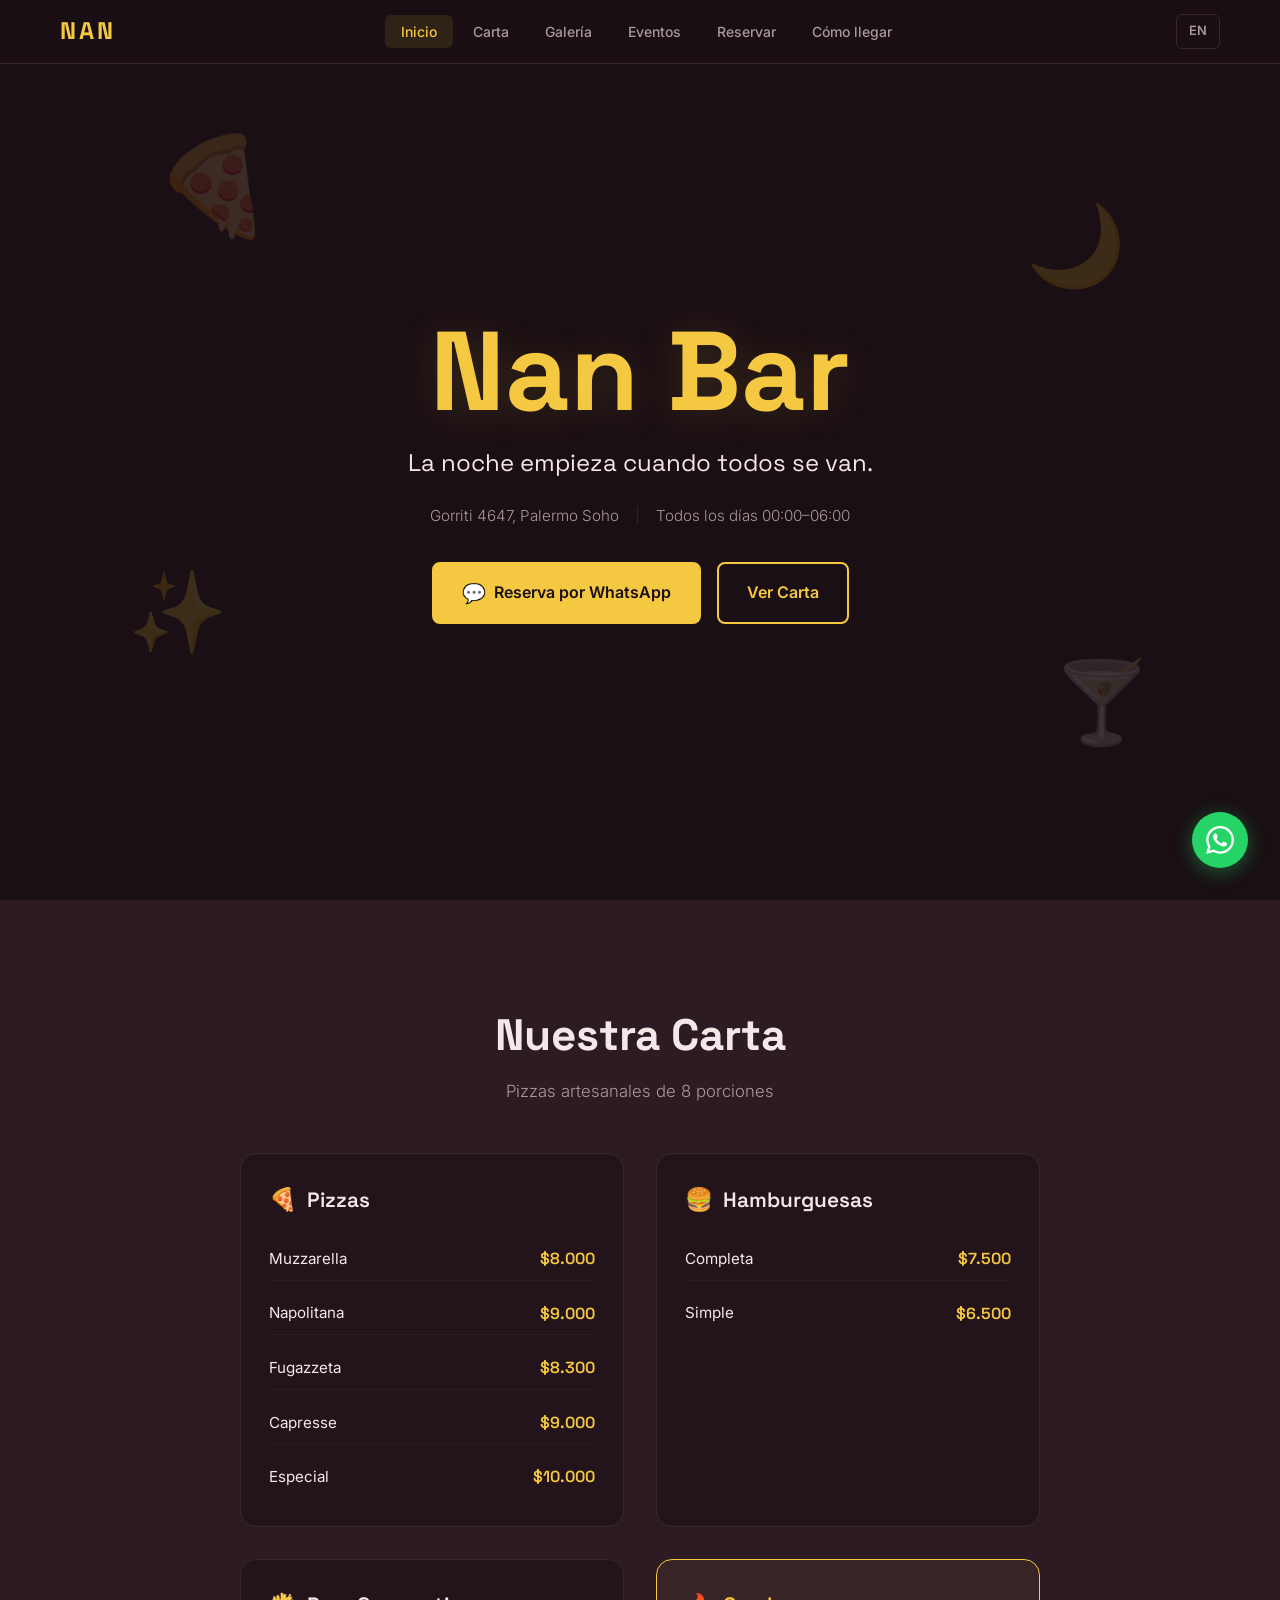
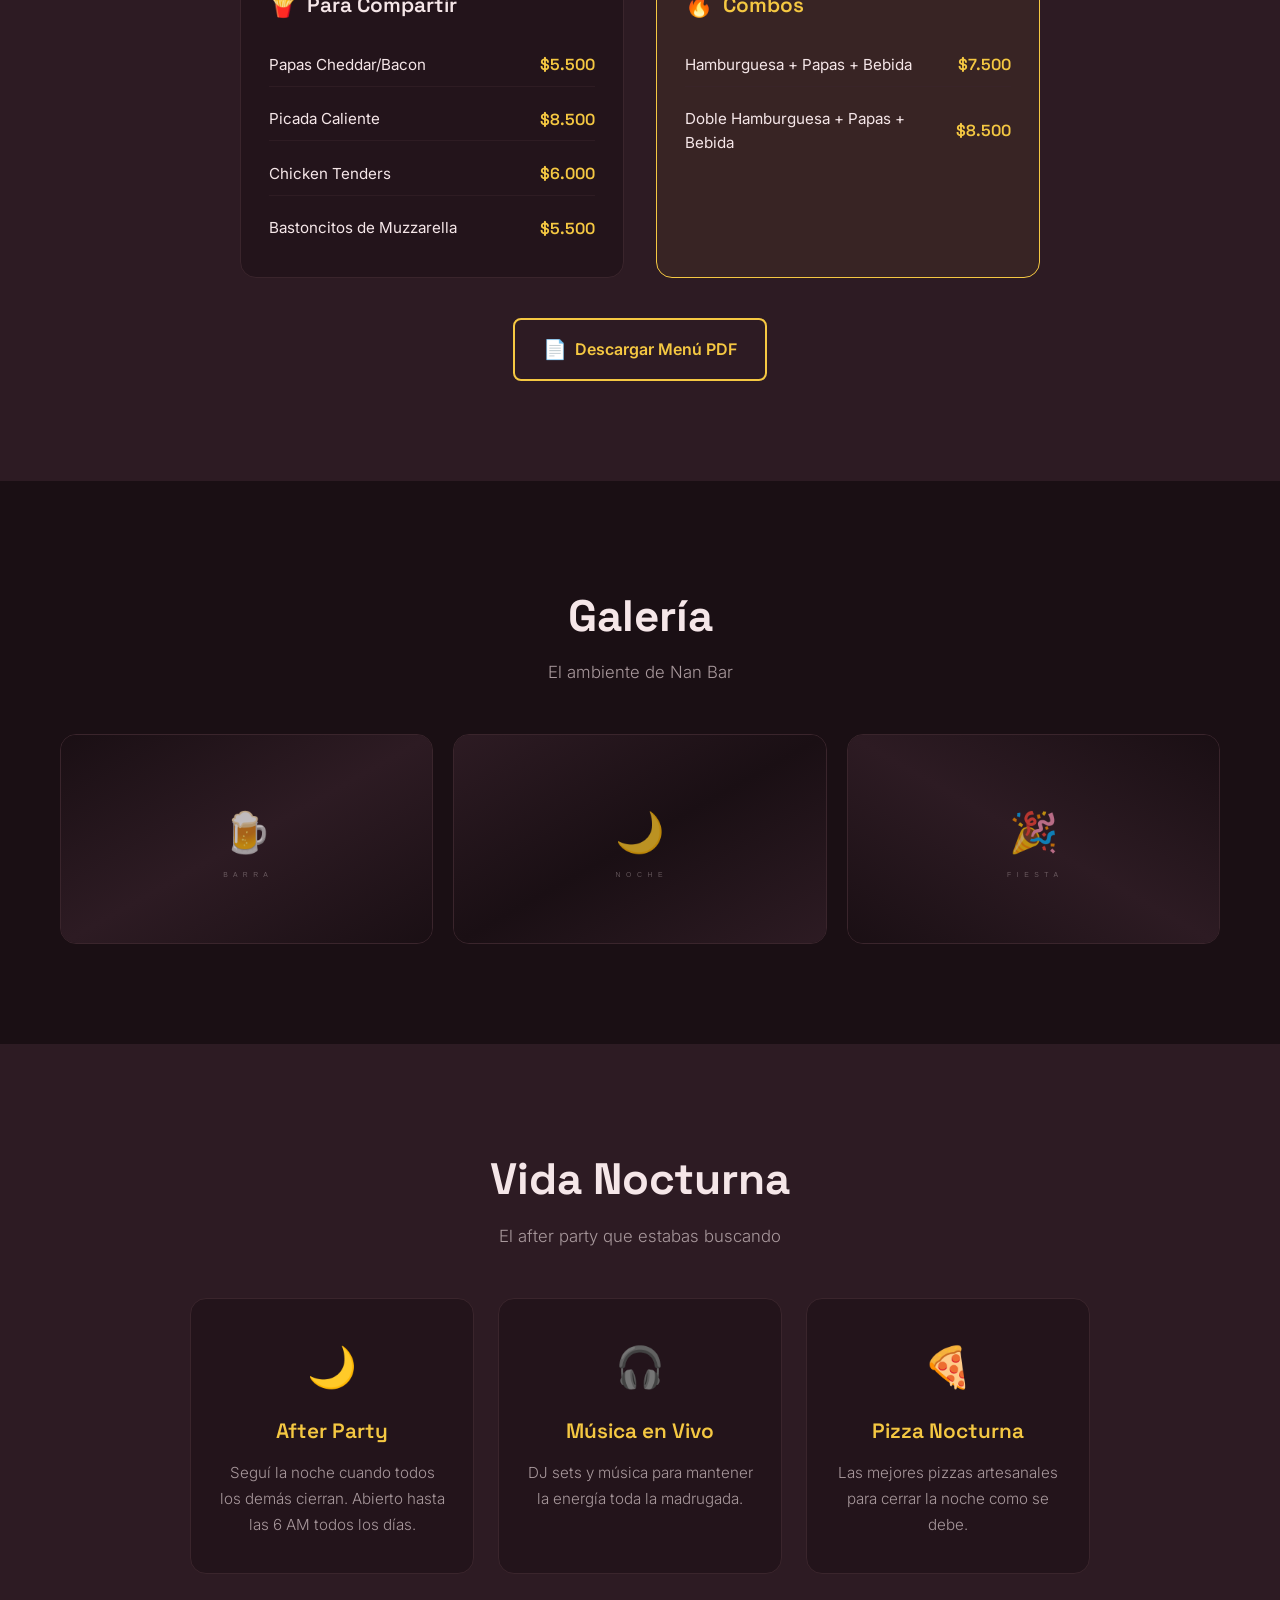
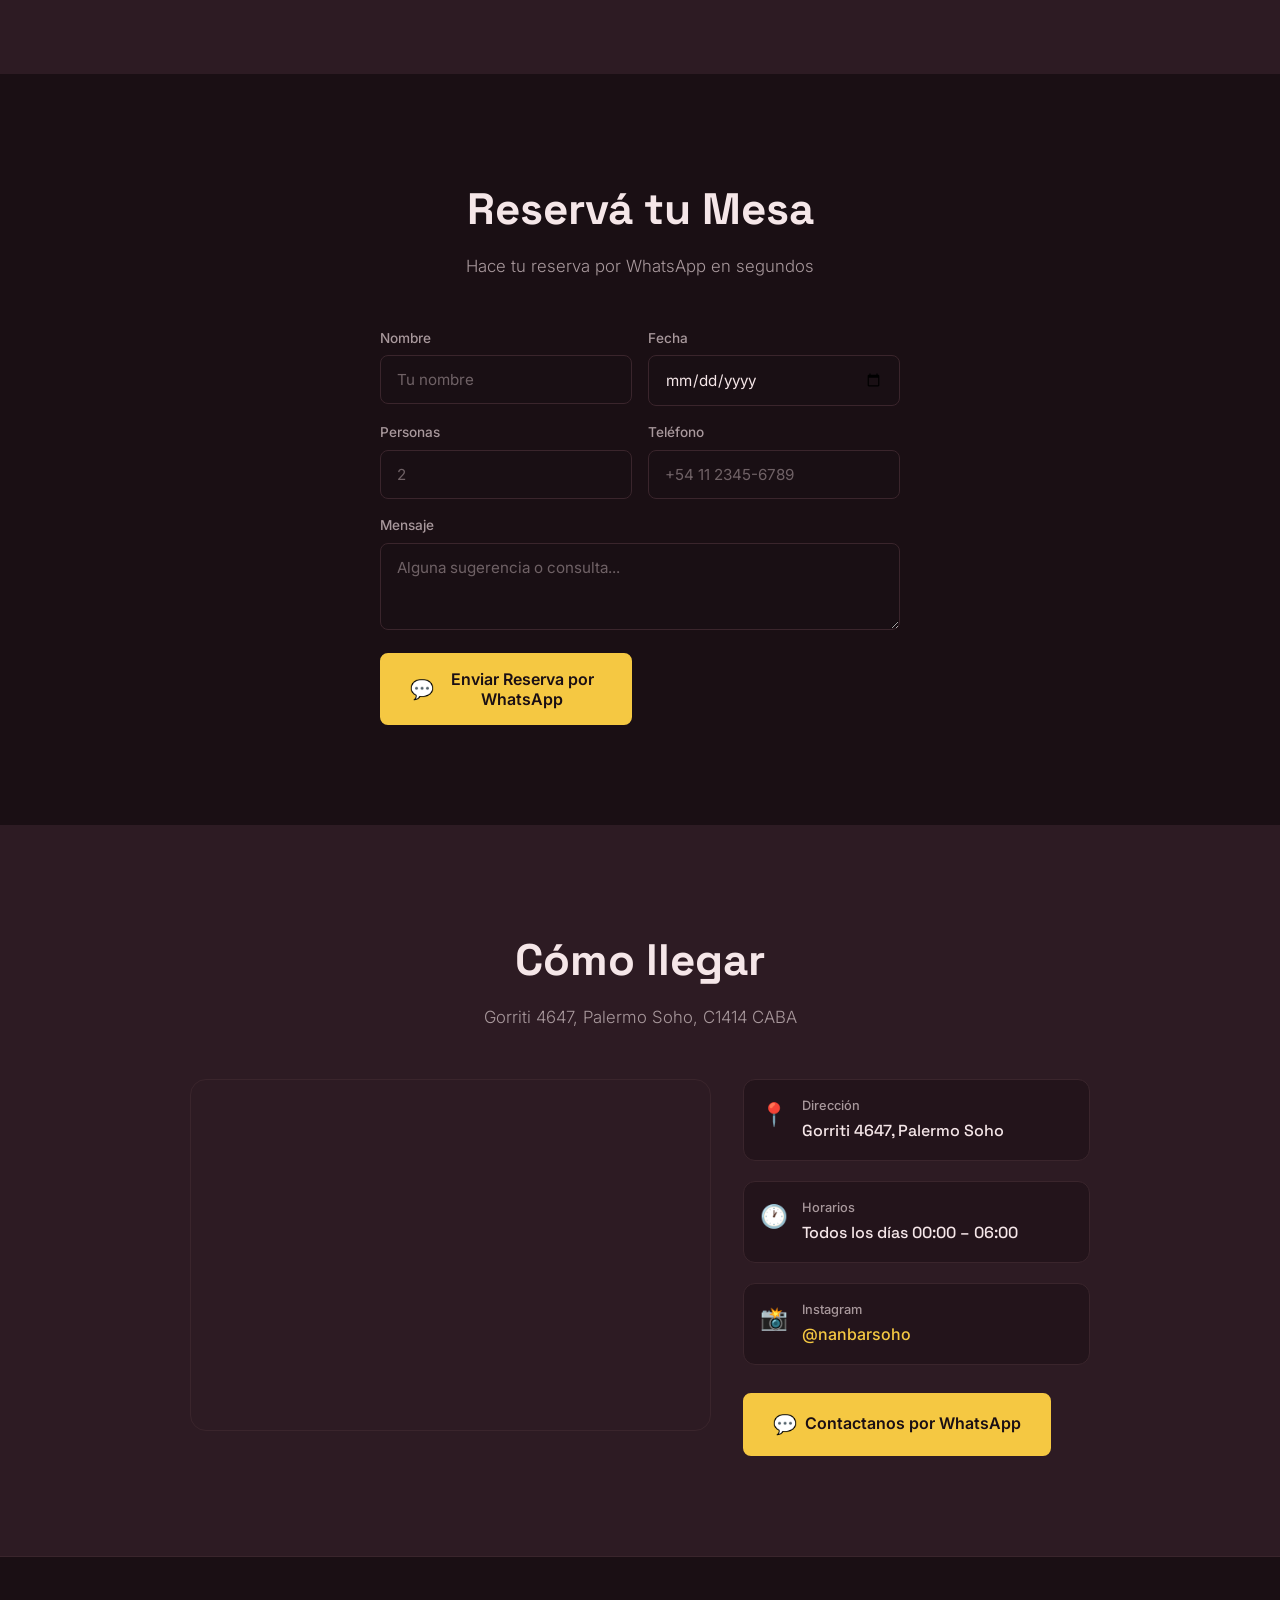
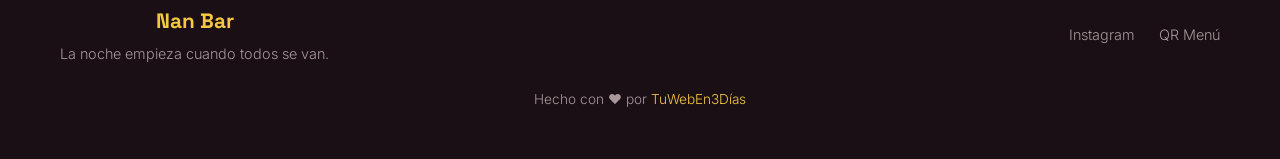
<file: index.html>
<!DOCTYPE html>
<html lang="es">
<head>
<meta charset="UTF-8">
<meta name="viewport" content="width=device-width, initial-scale=1.0">
<title>Nan Bar | Bar Nocturno & Pizza | Palermo Soho</title>
<meta name="description" content="Nan Bar en Palermo Soho. Abierto todos los días de 00:00 a 06:00. Pizzas artesanales, hamburguesas, música y la mejor noche de Buenos Aires.">
<meta name="robots" content="index, follow">
<link rel="canonical" href="https://tuweben3dias.github.io/demo-nan-bar/">
<meta property="og:title" content="Nan Bar | La noche empieza cuando todos se van">
<meta property="og:description" content="Bar nocturno & pizza en Palermo Soho. Abierto todos los días de 00:00 a 06:00.">
<meta property="og:url" content="https://tuweben3dias.github.io/demo-nan-bar/">
<meta property="og:type" content="website">
<meta property="og:image" content="https://tuweben3dias.github.io/demo-nan-bar/imgs/placeholder-hero.svg">
<meta property="og:locale" content="es_AR">
<link rel="alternate" hreflang="es" href="https://tuweben3dias.github.io/demo-nan-bar/">
<link rel="alternate" hreflang="en" href="https://tuweben3dias.github.io/demo-nan-bar/en/">
<link rel="icon" href="data:image/svg+xml,<svg xmlns=%22http://www.w3.org/2000/svg%22 viewBox=%220 0 100 100%22><text y=%22.9em%22 font-size=%2290%22>🍕</text></svg>">
<link rel="preconnect" href="https://fonts.googleapis.com">
<link rel="preconnect" href="https://fonts.gstatic.com" crossorigin>
<link href="https://fonts.googleapis.com/css2?family=Space+Grotesk:wght@400;600;700&family=Inter:wght@300;400;500;600&display=swap" rel="stylesheet">
<link rel="stylesheet" href="css/styles.css">
<script async src="https://www.googletagmanager.com/gtag/js?id=G-WNGLL9WG7B"></script>
<script>
window.dataLayer = window.dataLayer || [];
function gtag(){dataLayer.push(arguments);}
gtag('js', new Date());
gtag('config', 'G-WNGLL9WG7B');
</script>
<script type="application/ld+json">
{
"@context": "https://schema.org",
"@type": "BarOrPub",
"name": "Nan Bar",
"description": "Bar nocturno y pizzería en Palermo Soho. Abierto todos los días de medianoche a 6 AM.",
"url": "https://tuweben3dias.github.io/demo-nan-bar/",
"telephone": "+5493447403833",
"address": {
"@type": "PostalAddress",
"streetAddress": "Gorriti 4647",
"addressLocality": "Palermo Soho",
"addressRegion": "CABA",
"addressCountry": "AR",
"postalCode": "C1414"
},
"openingHoursSpecification": {
"@type": "OpeningHoursSpecification",
"dayOfWeek": ["Monday","Tuesday","Wednesday","Thursday","Friday","Saturday","Sunday"],
"opens": "00:00",
"closes": "06:00"
},
"priceRange": "$$",
"servesCuisine": ["Pizza", "Hamburguesas", "Bar"]
}
</script>
</head>
<body>

<nav class="navbar" id="navbar">
<div class="navbar__brand">
<a href="#hero" class="navbar__logo">NAN</a>
</div>
<ul class="navbar__links" id="navLinks">
<li><a href="#hero" class="navbar__link active" data-i18n="inicio">Inicio</a></li>
<li><a href="#carta" class="navbar__link" data-i18n="carta">Carta</a></li>
<li><a href="#galeria" class="navbar__link" data-i18n="galeria">Galería</a></li>
<li><a href="#eventos" class="navbar__link" data-i18n="eventos">Eventos</a></li>
<li><a href="#reservas" class="navbar__link" data-i18n="reservar">Reservar</a></li>
<li><a href="#como-llegar" class="navbar__link" data-i18n="comollegar">Cómo llegar</a></li>
</ul>
<div class="navbar__actions">
<a href="en/" class="navbar__lang" data-i18n="lang-switch">EN</a>
<button class="navbar__toggle" id="navToggle" aria-label="Menú">
<span></span><span></span><span></span>
</button>
</div>
</nav>

<main>
<section class="hero" id="hero">
<div class="hero__decor" aria-hidden="true">
<span class="hero__emoji hero__emoji--pizza">🍕</span>
<span class="hero__emoji hero__emoji--cocktail">🍸</span>
<span class="hero__emoji hero__emoji--moon">🌙</span>
<span class="hero__emoji hero__emoji--star">✨</span>
</div>
<div class="hero__content">
<h1 class="hero__title">Nan Bar</h1>
<p class="hero__tagline" data-i18n="tagline">La noche empieza cuando todos se van.</p>
<p class="hero__info">Gorriti 4647, Palermo Soho <span class="hero__sep">|</span> Todos los días 00:00–06:00</p>
<div class="hero__actions">
<a href="https://wa.me/5493447403833" target="_blank" rel="noopener" class="btn btn--primary">
<span class="btn__icon">💬</span> <span data-i18n="cta-wa">Reserva por WhatsApp</span>
</a>
<a href="#carta" class="btn btn--outline" data-i18n="cta-menu">Ver Carta</a>
</div>
</div>
</section>

<section class="section section--carta" id="carta">
<div class="container">
<h2 class="section__title" data-i18n="menu-title">Nuestra Carta</h2>
<p class="section__subtitle" data-i18n="menu-sub">Pizzas artesanales de 8 porciones</p>

<div class="menu">
<div class="menu__category">
<h3 class="menu__cat-title">
<span class="menu__emoji">🍕</span>
<span data-i18n="pizzas">Pizzas</span>
</h3>
<div class="menu__items">
<div class="menu__item"><span class="menu__name">Muzzarella</span><span class="menu__price">$8.000</span></div>
<div class="menu__item"><span class="menu__name">Napolitana</span><span class="menu__price">$9.000</span></div>
<div class="menu__item"><span class="menu__name">Fugazzeta</span><span class="menu__price">$8.300</span></div>
<div class="menu__item"><span class="menu__name">Capresse</span><span class="menu__price">$9.000</span></div>
<div class="menu__item"><span class="menu__name">Especial</span><span class="menu__price">$10.000</span></div>
</div>
</div>

<div class="menu__category">
<h3 class="menu__cat-title">
<span class="menu__emoji">🍔</span>
<span data-i18n="hamburguesas">Hamburguesas</span>
</h3>
<div class="menu__items">
<div class="menu__item"><span class="menu__name">Completa</span><span class="menu__price">$7.500</span></div>
<div class="menu__item"><span class="menu__name">Simple</span><span class="menu__price">$6.500</span></div>
</div>
</div>

<div class="menu__category">
<h3 class="menu__cat-title">
<span class="menu__emoji">🍟</span>
<span data-i18n="para-compartir">Para Compartir</span>
</h3>
<div class="menu__items">
<div class="menu__item"><span class="menu__name">Papas Cheddar/Bacon</span><span class="menu__price">$5.500</span></div>
<div class="menu__item"><span class="menu__name">Picada Caliente</span><span class="menu__price">$8.500</span></div>
<div class="menu__item"><span class="menu__name">Chicken Tenders</span><span class="menu__price">$6.000</span></div>
<div class="menu__item"><span class="menu__name">Bastoncitos de Muzzarella</span><span class="menu__price">$5.500</span></div>
</div>
</div>

<div class="menu__category menu__category--featured">
<h3 class="menu__cat-title">
<span class="menu__emoji">🔥</span>
<span data-i18n="combos">Combos</span>
</h3>
<div class="menu__items">
<div class="menu__item"><span class="menu__name">Hamburguesa + Papas + Bebida</span><span class="menu__price">$7.500</span></div>
<div class="menu__item"><span class="menu__name">Doble Hamburguesa + Papas + Bebida</span><span class="menu__price">$8.500</span></div>
</div>
</div>
</div>

<div class="menu__pdf">
<a href="docs/menu.pdf" target="_blank" rel="noopener" class="btn btn--outline">
<span class="btn__icon">📄</span> <span data-i18n="descargar-menu">Descargar Menú PDF</span>
</a>
</div>
</div>
</section>

<section class="section section--galeria" id="galeria">
<div class="container">
<h2 class="section__title" data-i18n="galeria-title">Galería</h2>
<p class="section__subtitle" data-i18n="galeria-sub">El ambiente de Nan Bar</p>
<div class="gallery">
<div class="gallery__item">
<div class="gallery__img">
<img src="imgs/placeholder-gallery-1.svg" alt="Barra y ambiente de Nan Bar" loading="lazy">
</div>
</div>
<div class="gallery__item">
<div class="gallery__img">
<img src="imgs/placeholder-gallery-2.svg" alt="Noche en Nan Bar" loading="lazy">
</div>
</div>
<div class="gallery__item">
<div class="gallery__img">
<img src="imgs/placeholder-gallery-3.svg" alt="Fiesta en Nan Bar" loading="lazy">
</div>
</div>
</div>
</div>
</section>

<section class="section section--eventos" id="eventos">
<div class="container">
<h2 class="section__title" data-i18n="eventos-title">Vida Nocturna</h2>
<p class="section__subtitle" data-i18n="eventos-sub">El after party que estabas buscando</p>
<div class="eventos">
<div class="eventos__card">
<span class="eventos__icon">🌙</span>
<h3 class="eventos__title" data-i18n="eventos-after">After Party</h3>
<p class="eventos__text" data-i18n="eventos-after-text">Seguí la noche cuando todos los demás cierran. Abierto hasta las 6 AM todos los días.</p>
</div>
<div class="eventos__card">
<span class="eventos__icon">🎧</span>
<h3 class="eventos__title" data-i18n="eventos-music">Música en Vivo</h3>
<p class="eventos__text" data-i18n="eventos-music-text">DJ sets y música para mantener la energía toda la madrugada.</p>
</div>
<div class="eventos__card">
<span class="eventos__icon">🍕</span>
<h3 class="eventos__title" data-i18n="eventos-food">Pizza Nocturna</h3>
<p class="eventos__text" data-i18n="eventos-food-text">Las mejores pizzas artesanales para cerrar la noche como se debe.</p>
</div>
</div>
</div>
</section>

<section class="section section--reservas" id="reservas">
<div class="container">
<h2 class="section__title" data-i18n="reservas-title">Reservá tu Mesa</h2>
<p class="section__subtitle" data-i18n="reservas-sub">Hace tu reserva por WhatsApp en segundos</p>
<form class="form" id="reservaForm">
<div class="form__group">
<label for="formNombre" class="form__label" data-i18n="form-nombre">Nombre</label>
<input type="text" id="formNombre" class="form__input" required placeholder="Tu nombre">
</div>
<div class="form__group">
<label for="formFecha" class="form__label" data-i18n="form-fecha">Fecha</label>
<input type="date" id="formFecha" class="form__input" required>
</div>
<div class="form__group">
<label for="formPersonas" class="form__label" data-i18n="form-personas">Personas</label>
<input type="number" id="formPersonas" class="form__input" required min="1" max="20" placeholder="2">
</div>
<div class="form__group">
<label for="formTel" class="form__label" data-i18n="form-tel">Teléfono</label>
<input type="tel" id="formTel" class="form__input" required placeholder="+54 11 2345-6789">
</div>
<div class="form__group form__group--full">
<label for="formMensaje" class="form__label" data-i18n="form-mensaje">Mensaje</label>
<textarea id="formMensaje" class="form__input form__textarea" rows="3" placeholder="Alguna sugerencia o consulta..." data-i18n-placeholder="form-mensaje-placeholder"></textarea>
</div>
<button type="submit" class="btn btn--primary btn--full">
<span class="btn__icon">💬</span> <span data-i18n="form-enviar">Enviar Reserva por WhatsApp</span>
</button>
</form>
</div>
</section>

<section class="section section--ubicacion" id="como-llegar">
<div class="container">
<h2 class="section__title" data-i18n="ubicacion-title">Cómo llegar</h2>
<p class="section__subtitle">Gorriti 4647, Palermo Soho, C1414 CABA</p>
<div class="ubicacion">
<div class="ubicacion__map">
<iframe src="https://www.google.com/maps/embed?pb=!1m18!1m12!1m3!1d3284.809!2d-58.4273!3d-34.5871!2m3!1f0!2f0!3f0!3m2!1i1024!2i768!4f13.1!3m3!1m2!1s0x95bccbaf5bf08bf7%3A0xf54df7b32f7af1f5!2sGorriti%204647%2C%20C1414%20CABA!5e0!3m2!1ses!2sar!4v1" width="100%" height="350" style="border:0;" allowfullscreen="" loading="lazy" referrerpolicy="no-referrer-when-downgrade" title="Ubicación de Nan Bar"></iframe>
</div>
<div class="ubicacion__info">
<div class="ubicacion__detail">
<span class="ubicacion__icon">📍</span>
<div>
<p class="ubicacion__label" data-i18n="direccion">Dirección</p>
<p class="ubicacion__value">Gorriti 4647, Palermo Soho</p>
</div>
</div>
<div class="ubicacion__detail">
<span class="ubicacion__icon">🕐</span>
<div>
<p class="ubicacion__label" data-i18n="horarios">Horarios</p>
<p class="ubicacion__value" data-i18n="horarios-value">Todos los días 00:00 – 06:00</p>
</div>
</div>
<div class="ubicacion__detail">
<span class="ubicacion__icon">📸</span>
<div>
<p class="ubicacion__label">Instagram</p>
<a href="https://www.instagram.com/nanbarsoho/" target="_blank" rel="noopener" class="ubicacion__link">@nanbarsoho</a>
</div>
</div>
<div class="ubicacion__cta">
<a href="https://wa.me/5493447403833" target="_blank" rel="noopener" class="btn btn--primary">
<span class="btn__icon">💬</span> <span data-i18n="cta-wa-bottom">Contactanos por WhatsApp</span>
</a>
</div>
</div>
</div>
</div>
</section>
</main>

<footer class="footer">
<div class="container">
<div class="footer__content">
<div class="footer__brand">
<h3>Nan Bar</h3>
<p data-i18n="footer-tag">La noche empieza cuando todos se van.</p>
</div>
<div class="footer__links">
<a href="https://www.instagram.com/nanbarsoho/" target="_blank" rel="noopener">Instagram</a>
<a href="qr/qr-menu.svg" target="_blank" rel="nopener" data-i18n="qr-menu">QR Menú</a>
</div>
</div>
<p class="footer__credit">Hecho con ❤️ por <a href="https://tuweben3dias.com" target="_blank" rel="nopener">TuWebEn3Días</a></p>
</div>
</footer>

<div class="whatsapp-float">
<a href="https://wa.me/5493447403833" target="_blank" rel="noopener" aria-label="WhatsApp">
<svg viewBox="0 0 24 24" fill="white" width="28" height="28"><path d="M17.472 14.382c-.297-.149-1.758-.867-2.03-.967-.273-.099-.471-.148-.67.15-.197.297-.767.966-.94 1.164-.173.199-.347.223-.644.075-.297-.15-1.255-.463-2.39-1.475-.883-.788-1.48-1.761-1.653-2.059-.173-.297-.018-.458.13-.606.134-.133.298-.347.446-.52.149-.174.198-.298.298-.497.099-.198.05-.371-.025-.52-.075-.149-.669-1.612-.916-2.207-.242-.579-.487-.5-.669-.51-.173-.008-.371-.01-.57-.01-.198 0-.52.074-.792.372-.272.297-1.04 1.016-1.04 2.479 0 1.462 1.065 2.875 1.213 3.074.149.198 2.096 3.2 5.077 4.487.709.306 1.262.489 1.694.625.712.227 1.36.195 1.871.118.571-.085 1.758-.719 2.006-1.413.248-.694.248-1.289.173-1.413-.074-.124-.272-.198-.57-.347m-5.421 7.403h-.004a9.87 9.87 0 01-5.031-1.377l-.361-.214-3.741.982.998-3.648-.235-.374a9.86 9.86 0 01-1.51-5.26c.001-5.45 4.436-9.884 9.888-9.884 2.64 0 5.122 1.03 6.988 2.898a9.825 9.825 0 012.893 6.994c-.003 5.45-4.437 9.884-9.885 9.884m8.413-18.297A11.815 11.815 0 0012.05 0C5.495 0 .16 5.335.157 11.892c0 2.096.547 4.142 1.588 5.945L.057 24l6.305-1.654a11.882 11.882 0 005.683 1.448h.005c6.554 0 11.89-5.335 11.893-11.893a11.821 11.821 0 00-3.48-8.413z"/></svg>
</a>
</div>

<script src="js/main.js"></script>
</body>
</html>
</file>
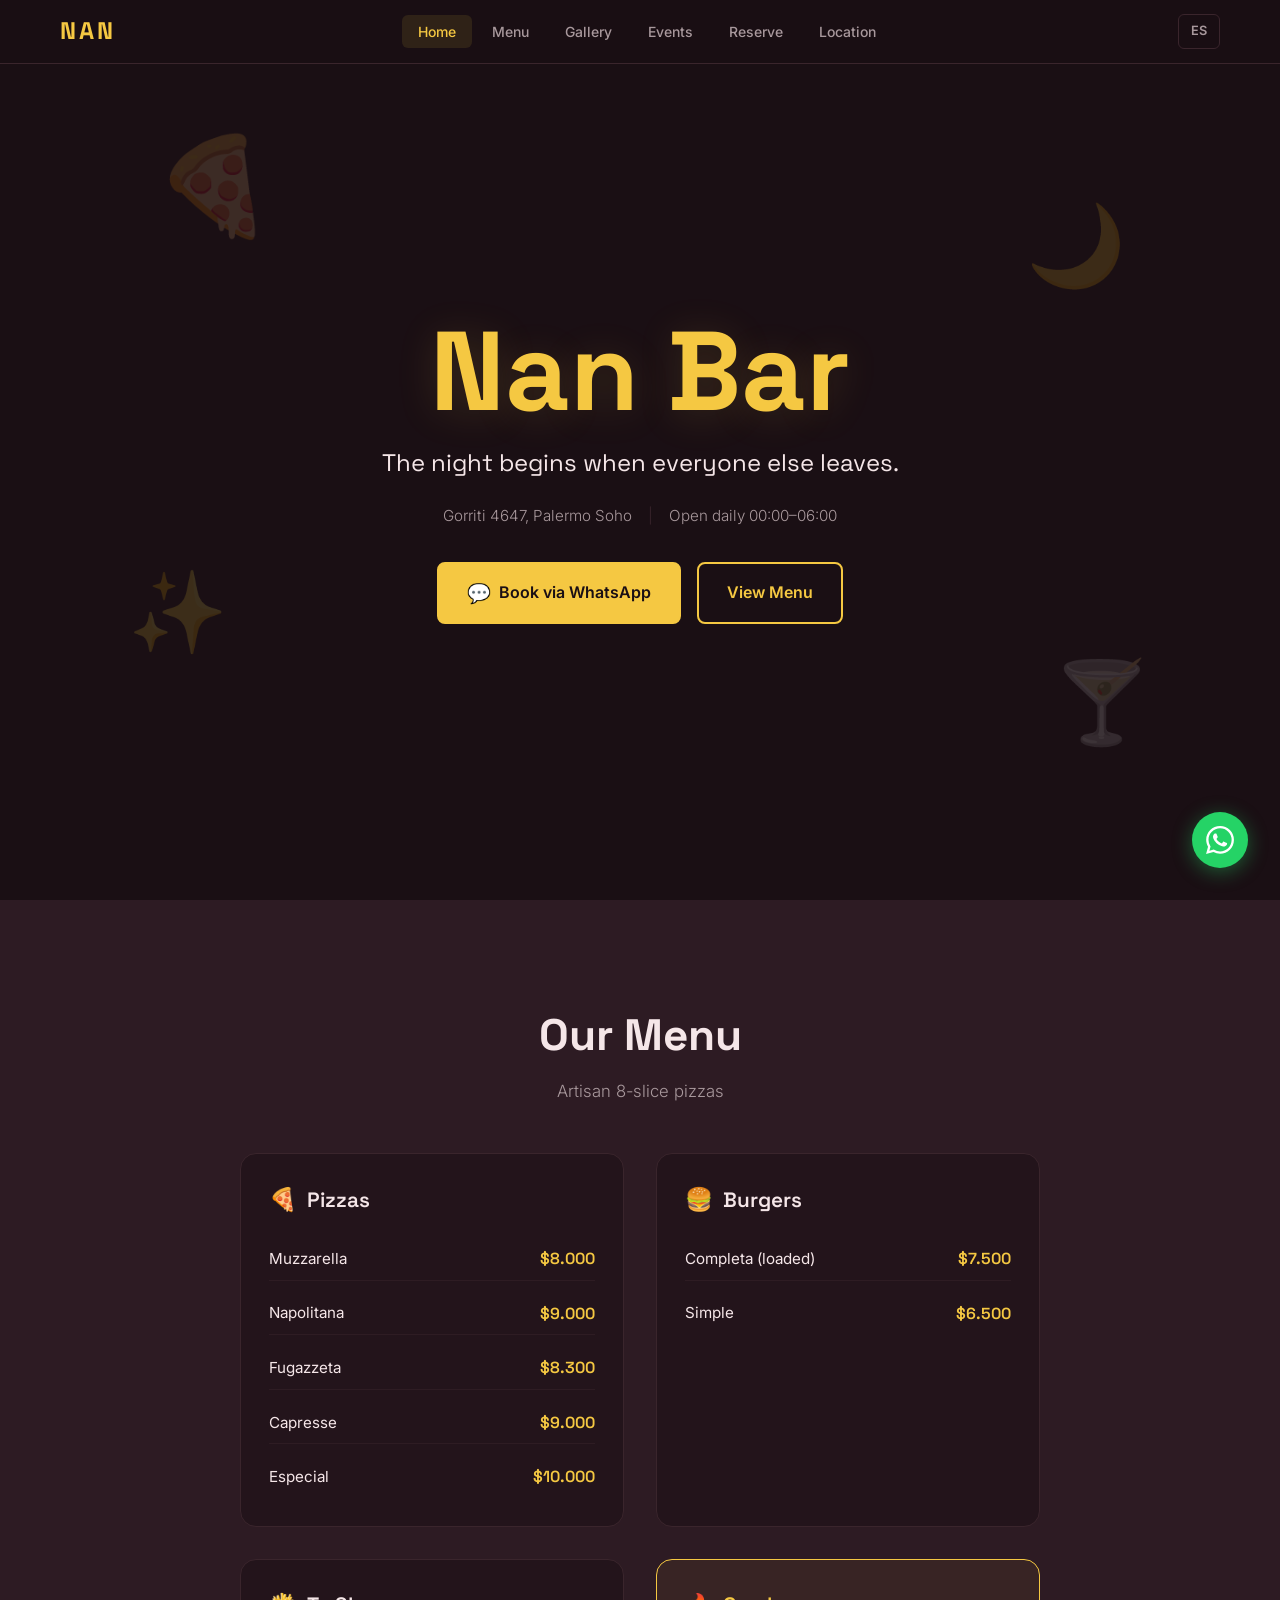
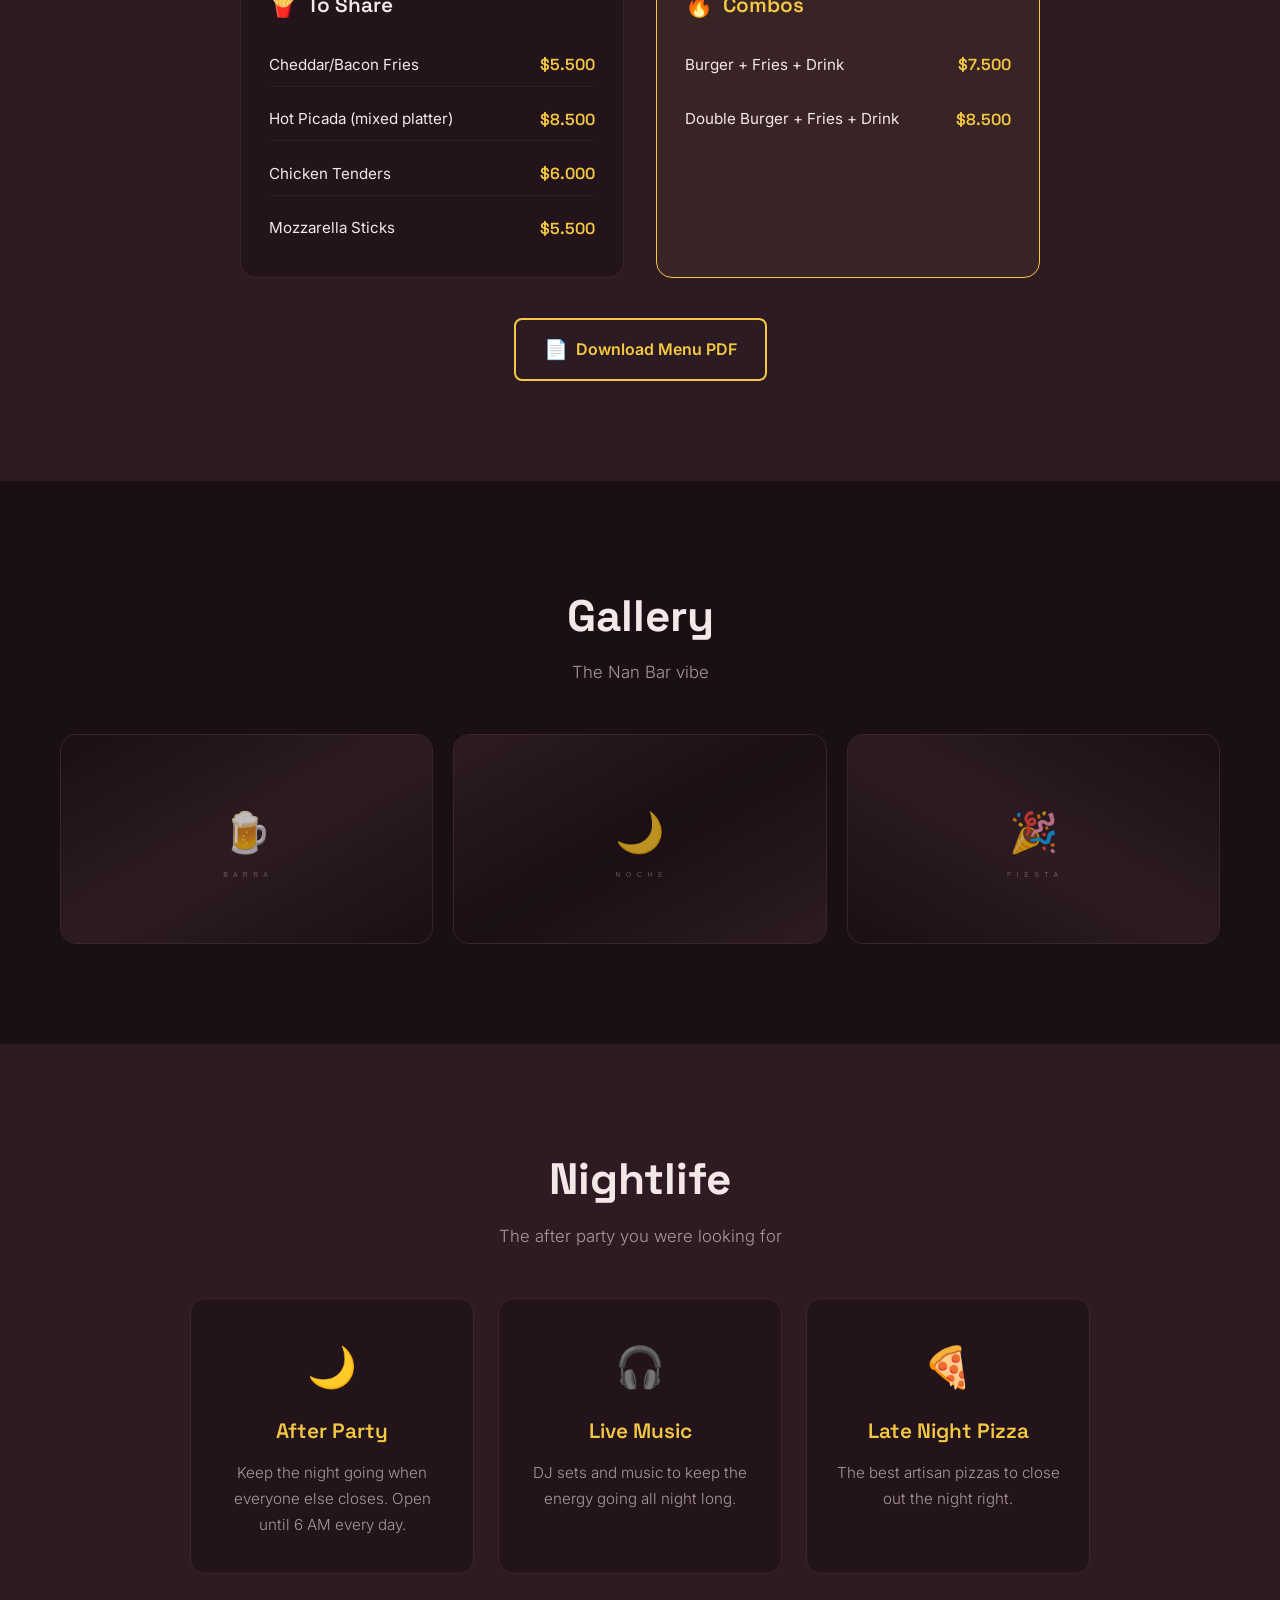
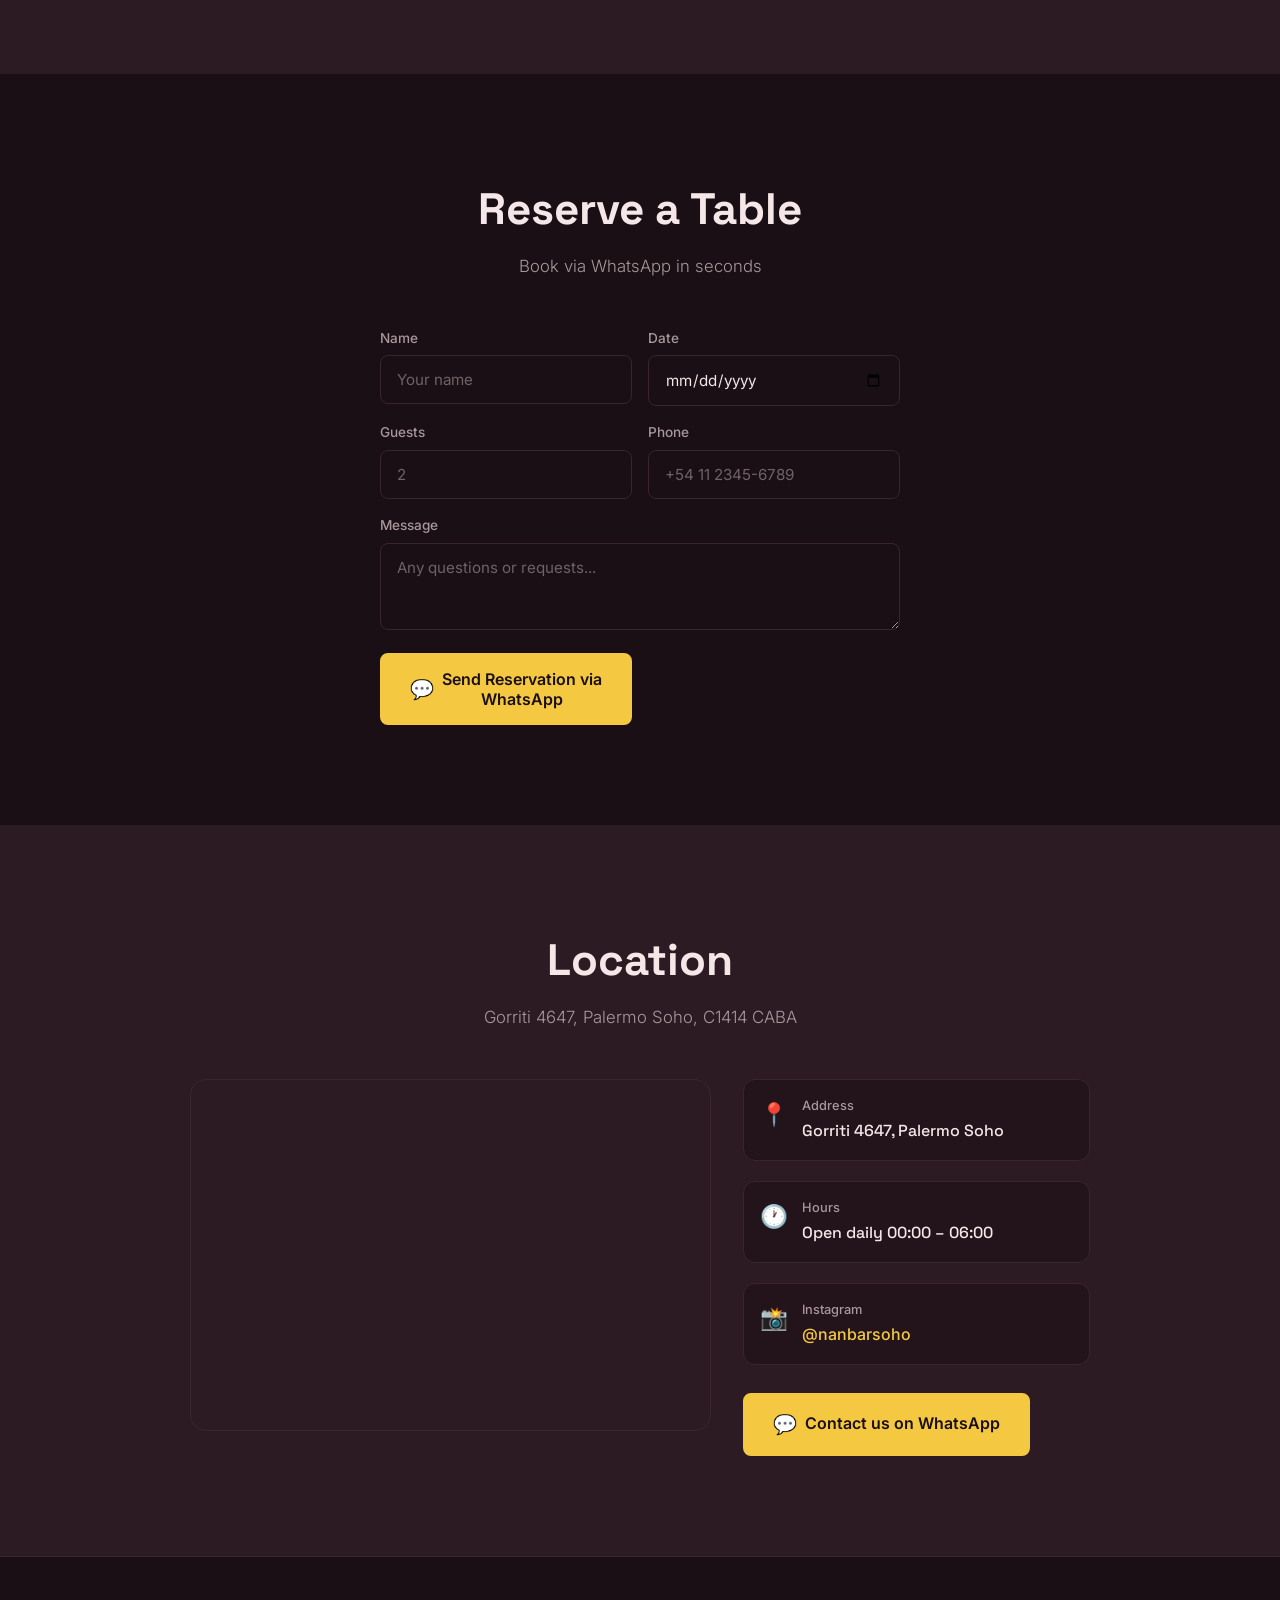
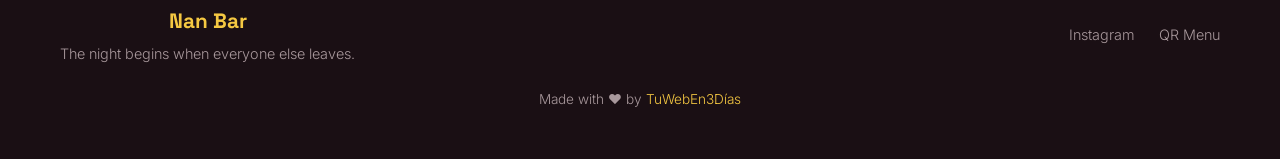
<file: en/index.html>
<!DOCTYPE html>
<html lang="en">
<head>
<meta charset="UTF-8">
<meta name="viewport" content="width=device-width, initial-scale=1.0">
<title>Nan Bar | Late Night Bar & Pizza | Palermo Soho</title>
<meta name="description" content="Nan Bar in Palermo Soho. Open every day from midnight to 6 AM. Craft pizzas, burgers, music and the best nightlife in Buenos Aires.">
<meta name="robots" content="index, follow">
<link rel="canonical" href="https://tuweben3dias.github.io/demo-nan-bar/en/">
<meta property="og:title" content="Nan Bar | The night begins when everyone else leaves">
<meta property="og:description" content="Late night bar & pizza in Palermo Soho. Open every day from midnight to 6 AM.">
<meta property="og:url" content="https://tuweben3dias.github.io/demo-nan-bar/en/">
<meta property="og:type" content="website">
<meta property="og:image" content="https://tuweben3dias.github.io/demo-nan-bar/imgs/placeholder-hero.svg">
<meta property="og:locale" content="en_US">
<link rel="alternate" hreflang="es" href="https://tuweben3dias.github.io/demo-nan-bar/">
<link rel="alternate" hreflang="en" href="https://tuweben3dias.github.io/demo-nan-bar/en/">
<link rel="icon" href="data:image/svg+xml,<svg xmlns=%22http://www.w3.org/2000/svg%22 viewBox=%220 0 100 100%22><text y=%22.9em%22 font-size=%2290%22>🍕</text></svg>">
<link rel="preconnect" href="https://fonts.googleapis.com">
<link rel="preconnect" href="https://fonts.gstatic.com" crossorigin>
<link href="https://fonts.googleapis.com/css2?family=Space+Grotesk:wght@400;600;700&family=Inter:wght@300;400;500;600&display=swap" rel="stylesheet">
<link rel="stylesheet" href="../css/styles.css">
<script async src="https://www.googletagmanager.com/gtag/js?id=G-WNGLL9WG7B"></script>
<script>
window.dataLayer = window.dataLayer || [];
function gtag(){dataLayer.push(arguments);}
gtag('js', new Date());
gtag('config', 'G-WNGLL9WG7B');
</script>
<script type="application/ld+json">
{
"@context": "https://schema.org",
"@type": "BarOrPub",
"name": "Nan Bar",
"description": "Late night bar and pizzeria in Palermo Soho. Open every day from midnight to 6 AM.",
"url": "https://tuweben3dias.github.io/demo-nan-bar/en/",
"telephone": "+5493447403833",
"address": {
"@type": "PostalAddress",
"streetAddress": "Gorriti 4647",
"addressLocality": "Palermo Soho",
"addressRegion": "CABA",
"addressCountry": "AR",
"postalCode": "C1414"
},
"openingHoursSpecification": {
"@type": "OpeningHoursSpecification",
"dayOfWeek": ["Monday","Tuesday","Wednesday","Thursday","Friday","Saturday","Sunday"],
"opens": "00:00",
"closes": "06:00"
},
"priceRange": "$$",
"servesCuisine": ["Pizza", "Burgers", "Bar"]
}
</script>
</head>
<body>

<nav class="navbar" id="navbar">
<div class="navbar__brand">
<a href="#hero" class="navbar__logo">NAN</a>
</div>
<ul class="navbar__links" id="navLinks">
<li><a href="#hero" class="navbar__link active">Home</a></li>
<li><a href="#menu" class="navbar__link">Menu</a></li>
<li><a href="#gallery" class="navbar__link">Gallery</a></li>
<li><a href="#events" class="navbar__link">Events</a></li>
<li><a href="#reservations" class="navbar__link">Reserve</a></li>
<li><a href="#location" class="navbar__link">Location</a></li>
</ul>
<div class="navbar__actions">
<a href="../" class="navbar__lang">ES</a>
<button class="navbar__toggle" id="navToggle" aria-label="Menu">
<span></span><span></span><span></span>
</button>
</div>
</nav>

<main>
<section class="hero" id="hero">
<div class="hero__decor" aria-hidden="true">
<span class="hero__emoji hero__emoji--pizza">🍕</span>
<span class="hero__emoji hero__emoji--cocktail">🍸</span>
<span class="hero__emoji hero__emoji--moon">🌙</span>
<span class="hero__emoji hero__emoji--star">✨</span>
</div>
<div class="hero__content">
<h1 class="hero__title">Nan Bar</h1>
<p class="hero__tagline">The night begins when everyone else leaves.</p>
<p class="hero__info">Gorriti 4647, Palermo Soho <span class="hero__sep">|</span> Open daily 00:00–06:00</p>
<div class="hero__actions">
<a href="https://wa.me/5493447403833" target="_blank" rel="noopener" class="btn btn--primary">
<span class="btn__icon">💬</span> Book via WhatsApp
</a>
<a href="#menu" class="btn btn--outline">View Menu</a>
</div>
</div>
</section>

<section class="section section--carta" id="menu">
<div class="container">
<h2 class="section__title">Our Menu</h2>
<p class="section__subtitle">Artisan 8-slice pizzas</p>

<div class="menu">
<div class="menu__category">
<h3 class="menu__cat-title">
<span class="menu__emoji">🍕</span>
Pizzas
</h3>
<div class="menu__items">
<div class="menu__item"><span class="menu__name">Muzzarella</span><span class="menu__price">$8.000</span></div>
<div class="menu__item"><span class="menu__name">Napolitana</span><span class="menu__price">$9.000</span></div>
<div class="menu__item"><span class="menu__name">Fugazzeta</span><span class="menu__price">$8.300</span></div>
<div class="menu__item"><span class="menu__name">Capresse</span><span class="menu__price">$9.000</span></div>
<div class="menu__item"><span class="menu__name">Especial</span><span class="menu__price">$10.000</span></div>
</div>
</div>

<div class="menu__category">
<h3 class="menu__cat-title">
<span class="menu__emoji">🍔</span>
Burgers
</h3>
<div class="menu__items">
<div class="menu__item"><span class="menu__name">Completa (loaded)</span><span class="menu__price">$7.500</span></div>
<div class="menu__item"><span class="menu__name">Simple</span><span class="menu__price">$6.500</span></div>
</div>
</div>

<div class="menu__category">
<h3 class="menu__cat-title">
<span class="menu__emoji">🍟</span>
To Share
</h3>
<div class="menu__items">
<div class="menu__item"><span class="menu__name">Cheddar/Bacon Fries</span><span class="menu__price">$5.500</span></div>
<div class="menu__item"><span class="menu__name">Hot Picada (mixed platter)</span><span class="menu__price">$8.500</span></div>
<div class="menu__item"><span class="menu__name">Chicken Tenders</span><span class="menu__price">$6.000</span></div>
<div class="menu__item"><span class="menu__name">Mozzarella Sticks</span><span class="menu__price">$5.500</span></div>
</div>
</div>

<div class="menu__category menu__category--featured">
<h3 class="menu__cat-title">
<span class="menu__emoji">🔥</span>
Combos
</h3>
<div class="menu__items">
<div class="menu__item"><span class="menu__name">Burger + Fries + Drink</span><span class="menu__price">$7.500</span></div>
<div class="menu__item"><span class="menu__name">Double Burger + Fries + Drink</span><span class="menu__price">$8.500</span></div>
</div>
</div>
</div>

<div class="menu__pdf">
<a href="../docs/menu.pdf" target="_blank" rel="noopener" class="btn btn--outline">
<span class="btn__icon">📄</span> Download Menu PDF
</a>
</div>
</div>
</section>

<section class="section section--galeria" id="gallery">
<div class="container">
<h2 class="section__title">Gallery</h2>
<p class="section__subtitle">The Nan Bar vibe</p>
<div class="gallery">
<div class="gallery__item">
<div class="gallery__img">
<img src="../imgs/placeholder-gallery-1.svg" alt="Nan Bar counter and atmosphere" loading="lazy">
</div>
</div>
<div class="gallery__item">
<div class="gallery__img">
<img src="../imgs/placeholder-gallery-2.svg" alt="Night at Nan Bar" loading="lazy">
</div>
</div>
<div class="gallery__item">
<div class="gallery__img">
<img src="../imgs/placeholder-gallery-3.svg" alt="Party at Nan Bar" loading="lazy">
</div>
</div>
</div>
</div>
</section>

<section class="section section--eventos" id="events">
<div class="container">
<h2 class="section__title">Nightlife</h2>
<p class="section__subtitle">The after party you were looking for</p>
<div class="eventos">
<div class="eventos__card">
<span class="eventos__icon">🌙</span>
<h3 class="eventos__title">After Party</h3>
<p class="eventos__text">Keep the night going when everyone else closes. Open until 6 AM every day.</p>
</div>
<div class="eventos__card">
<span class="eventos__icon">🎧</span>
<h3 class="eventos__title">Live Music</h3>
<p class="eventos__text">DJ sets and music to keep the energy going all night long.</p>
</div>
<div class="eventos__card">
<span class="eventos__icon">🍕</span>
<h3 class="eventos__title">Late Night Pizza</h3>
<p class="eventos__text">The best artisan pizzas to close out the night right.</p>
</div>
</div>
</div>
</section>

<section class="section section--reservas" id="reservations">
<div class="container">
<h2 class="section__title">Reserve a Table</h2>
<p class="section__subtitle">Book via WhatsApp in seconds</p>
<form class="form" id="reservaForm">
<div class="form__group">
<label for="formNombre" class="form__label">Name</label>
<input type="text" id="formNombre" class="form__input" required placeholder="Your name">
</div>
<div class="form__group">
<label for="formFecha" class="form__label">Date</label>
<input type="date" id="formFecha" class="form__input" required>
</div>
<div class="form__group">
<label for="formPersonas" class="form__label">Guests</label>
<input type="number" id="formPersonas" class="form__input" required min="1" max="20" placeholder="2">
</div>
<div class="form__group">
<label for="formTel" class="form__label">Phone</label>
<input type="tel" id="formTel" class="form__input" required placeholder="+54 11 2345-6789">
</div>
<div class="form__group form__group--full">
<label for="formMensaje" class="form__label">Message</label>
<textarea id="formMensaje" class="form__input form__textarea" rows="3" placeholder="Any questions or requests..."></textarea>
</div>
<button type="submit" class="btn btn--primary btn--full">
<span class="btn__icon">💬</span> Send Reservation via WhatsApp
</button>
</form>
</div>
</section>

<section class="section section--ubicacion" id="location">
<div class="container">
<h2 class="section__title">Location</h2>
<p class="section__subtitle">Gorriti 4647, Palermo Soho, C1414 CABA</p>
<div class="ubicacion">
<div class="ubicacion__map">
<iframe src="https://www.google.com/maps/embed?pb=!1m18!1m12!1m3!1d3284.809!2d-58.4273!3d-34.5871!2m3!1f0!2f0!3f0!3m2!1i1024!2i768!4f13.1!3m3!1m2!1s0x95bccbaf5bf08bf7%3A0xf54df7b32f7af1f5!2sGorriti%204647%2C%20C1414%20CABA!5e0!3m2!1sen!2sar!4v1" width="100%" height="350" style="border:0;" allowfullscreen="" loading="lazy" referrerpolicy="no-referrer-when-downgrade" title="Nan Bar location"></iframe>
</div>
<div class="ubicacion__info">
<div class="ubicacion__detail">
<span class="ubicacion__icon">📍</span>
<div>
<p class="ubicacion__label">Address</p>
<p class="ubicacion__value">Gorriti 4647, Palermo Soho</p>
</div>
</div>
<div class="ubicacion__detail">
<span class="ubicacion__icon">🕐</span>
<div>
<p class="ubicacion__label">Hours</p>
<p class="ubicacion__value">Open daily 00:00 – 06:00</p>
</div>
</div>
<div class="ubicacion__detail">
<span class="ubicacion__icon">📸</span>
<div>
<p class="ubicacion__label">Instagram</p>
<a href="https://www.instagram.com/nanbarsoho/" target="_blank" rel="nopener" class="ubicacion__link">@nanbarsoho</a>
</div>
</div>
<div class="ubicacion__cta">
<a href="https://wa.me/5493447403833" target="_blank" rel="noopener" class="btn btn--primary">
<span class="btn__icon">💬</span> Contact us on WhatsApp
</a>
</div>
</div>
</div>
</div>
</section>
</main>

<footer class="footer">
<div class="container">
<div class="footer__content">
<div class="footer__brand">
<h3>Nan Bar</h3>
<p>The night begins when everyone else leaves.</p>
</div>
<div class="footer__links">
<a href="https://www.instagram.com/nanbarsoho/" target="_blank" rel="noopener">Instagram</a>
<a href="../qr/qr-menu.svg" target="_blank" rel="noopener">QR Menu</a>
</div>
</div>
<p class="footer__credit">Made with ❤️ by <a href="https://tuweben3dias.com" target="_blank" rel="noopener">TuWebEn3Días</a></p>
</div>
</footer>

<div class="whatsapp-float">
<a href="https://wa.me/5493447403833" target="_blank" rel="noopener" aria-label="WhatsApp">
<svg viewBox="0 0 24 24" fill="white" width="28" height="28"><path d="M17.472 14.382c-.297-.149-1.758-.867-2.03-.967-.273-.099-.471-.148-.67.15-.197.297-.767.966-.94 1.164-.173.199-.347.223-.644.075-.297-.15-1.255-.463-2.39-1.475-.883-.788-1.48-1.761-1.653-2.059-.173-.297-.018-.458.13-.606.134-.133.298-.347.446-.52.149-.174.198-.298.298-.497.099-.198.05-.371-.025-.52-.075-.149-.669-1.612-.916-2.207-.242-.579-.487-.5-.669-.51-.173-.008-.371-.01-.57-.01-.198 0-.52.074-.792.372-.272.297-1.04 1.016-1.04 2.479 0 1.462 1.065 2.875 1.213 3.074.149.198 2.096 3.2 5.077 4.487.709.306 1.262.489 1.694.625.712.227 1.36.195 1.871.118.571-.085 1.758-.719 2.006-1.413.248-.694.248-1.289.173-1.413-.074-.124-.272-.198-.57-.347m-5.421 7.403h-.004a9.87 9.87 0 01-5.031-1.377l-.361-.214-3.741.982.998-3.648-.235-.374a9.86 9.86 0 01-1.51-5.26c.001-5.45 4.436-9.884 9.888-9.884 2.64 0 5.122 1.03 6.988 2.898a9.825 9.825 0 012.893 6.994c-.003 5.45-4.437 9.884-9.885 9.884m8.413-18.297A11.815 11.815 0 0012.05 0C5.495 0 .16 5.335.157 11.892c0 2.096.547 4.142 1.588 5.945L.057 24l6.305-1.654a11.882 11.882 0 005.683 1.448h.005c6.554 0 11.89-5.335 11.893-11.893a11.821 11.821 0 00-3.48-8.413z"/></svg>
</a>
</div>

<script src="../js/main.js"></script>
</body>
</html>
</file>
<file: css/styles.css>
:root {
--color-bg: #1A0F14;
--color-surface: #2D1B23;
--color-accent: #F5C842;
--color-accent-2: #FF6B6B;
--color-text: #F5E6E8;
--color-muted: #A8989C;
--color-border: #3A252C;
--font-display: 'Space Grotesk', sans-serif;
--font-body: 'Inter', sans-serif;
--max-width: 1200px;
--nav-height: 64px;
}

*,*::before,*::after{margin:0;padding:0;box-sizing:border-box}
html{scroll-behavior:smooth;scroll-padding-top:var(--nav-height)}
body{background:var(--color-bg);color:var(--color-text);font-family:var(--font-body);font-weight:300;line-height:1.6;-webkit-font-smoothing:antialiased}
a{color:var(--color-accent);text-decoration:none;transition:color .3s}
a:hover{color:var(--color-accent-2)}
img{max-width:100%;height:auto;display:block}
.container{width:100%;max-width:var(--max-width);margin:0 auto;padding:0 20px}
.btn{display:inline-flex;align-items:center;gap:8px;padding:14px 28px;border-radius:8px;font-family:var(--font-body);font-size:1rem;font-weight:600;cursor:pointer;transition:all .3s;border:2px solid transparent;text-align:center}
.btn--primary{background:var(--color-accent);color:#1A0F14;border-color:var(--color-accent)}
.btn--primary:hover{background:var(--color-accent-2);border-color:var(--color-accent-2);color:#fff;transform:translateY(-2px);box-shadow:0 8px 24px rgba(245,200,66,.3)}
.btn--outline{background:transparent;color:var(--color-accent);border-color:var(--color-accent)}
.btn--outline:hover{background:var(--color-accent);color:#1A0F14;transform:translateY(-2px)}
.btn--full{width:100%;justify-content:center}
.btn__icon{font-size:1.2em}

.navbar{position:fixed;top:0;left:0;right:0;height:var(--nav-height);background:rgba(26,15,20,.92);backdrop-filter:blur(12px);-webkit-backdrop-filter:blur(12px);border-bottom:1px solid var(--color-border);display:flex;align-items:center;justify-content:space-between;padding:0 20px;z-index:1000;transition:background .3s}
.navbar__logo{font-family:var(--font-display);font-size:1.5rem;font-weight:700;color:var(--color-accent);letter-spacing:3px}
.navbar__links{display:none;list-style:none;gap:4px}
.navbar__link{padding:8px 16px;border-radius:6px;color:var(--color-muted);font-size:.875rem;font-weight:500;transition:all .3s}
.navbar__link:hover,.navbar__link.active{color:var(--color-accent);background:rgba(245,200,66,.1)}
.navbar__actions{display:flex;align-items:center;gap:12px}
.navbar__lang{color:var(--color-muted);font-size:.8rem;font-weight:600;padding:6px 12px;border:1px solid var(--color-border);border-radius:6px;transition:all .3s}
.navbar__lang:hover{color:var(--color-accent);border-color:var(--color-accent)}
.navbar__toggle{display:flex;flex-direction:column;gap:5px;background:none;border:none;cursor:pointer;padding:4px}
.navbar__toggle span{display:block;width:24px;height:2px;background:var(--color-text);border-radius:2px;transition:all .3s}
.navbar--open .navbar__links{display:flex;flex-direction:column;position:fixed;top:var(--nav-height);left:0;right:0;background:var(--color-bg);padding:20px;border-bottom:1px solid var(--color-border);gap:8px}
.navbar--open .navbar__toggle span:nth-child(1){transform:rotate(45deg) translate(5px,5px)}
.navbar--open .navbar__toggle span:nth-child(2){opacity:0}
.navbar--open .navbar__toggle span:nth-child(3){transform:rotate(-45deg) translate(5px,-5px)}
.navbar--scrolled{background:rgba(26,15,14,.98)}

.hero{min-height:100vh;display:flex;align-items:center;justify-content:center;position:relative;overflow:hidden;padding:80px 20px 60px;text-align:center}
.hero__decor{position:absolute;inset:0;pointer-events:none;z-index:0}
.hero__emoji{position:absolute;font-size:3rem;opacity:.15;animation:float 6s ease-in-out infinite}
.hero__emoji--pizza{top:12%;left:8%;font-size:4.5rem;animation-delay:0s}
.hero__emoji--cocktail{bottom:15%;right:6%;font-size:3.5rem;animation-delay:1.5s}
.hero__emoji--moon{top:20%;right:12%;font-size:2.8rem;animation-delay:3s}
.hero__emoji--star{bottom:25%;left:10%;font-size:2rem;animation-delay:4.5s}
@keyframes float{0%,100%{transform:translateY(0) rotate(0deg)}50%{transform:translateY(-20px) rotate(5deg)}}
.hero__content{position:relative;z-index:1;max-width:720px}
.hero__title{font-family:var(--font-display);font-size:clamp(3rem,12vw,7rem);font-weight:700;line-height:1;color:var(--color-accent);margin-bottom:16px;text-shadow:0 4px 40px rgba(245,200,66,.15)}
.hero__tagline{font-family:var(--font-display);font-size:clamp(1.125rem,3vw,1.5rem);color:var(--color-text);margin-bottom:20px;font-weight:400}
.hero__info{color:var(--color-muted);font-size:.95rem;margin-bottom:32px;line-height:1.8}
.hero__sep{color:var(--color-border);margin:0 12px}
.hero__actions{display:flex;flex-wrap:wrap;gap:16px;justify-content:center}

.section{padding:80px 0;position:relative}
.section__title{font-family:var(--font-display);font-size:clamp(1.75rem,5vw,2.75rem);font-weight:700;text-align:center;margin-bottom:8px;color:var(--color-text)}
.section__subtitle{text-align:center;color:var(--color-muted);font-size:1.05rem;margin-bottom:48px}
.section--carta{background:var(--color-surface)}
.section--galeria{background:var(--color-bg)}
.section--eventos{background:var(--color-surface)}
.section--reservas{background:var(--color-bg)}
.section--ubicacion{background:var(--color-surface)}

.menu{display:grid;grid-template-columns:1fr;gap:32px;max-width:800px;margin:0 auto}
.menu__category{background:rgba(26,15,20,.5);border:1px solid var(--color-border);border-radius:16px;padding:28px;transition:all .3s}
.menu__category:hover{border-color:var(--color-accent);transform:translateY(-2px);box-shadow:0 8px 32px rgba(245,200,66,.08)}
.menu__category--featured{border-color:var(--color-accent);background:rgba(245,200,66,.05)}
.menu__category--featured .menu__cat-title{color:var(--color-accent)}
.menu__cat-title{font-family:var(--font-display);font-size:1.3rem;font-weight:600;color:var(--color-text);margin-bottom:20px;display:flex;align-items:center;gap:10px}
.menu__emoji{font-size:1.4rem}
.menu__items{display:grid;gap:12px}
.menu__item{display:flex;justify-content:space-between;align-items:center;padding:8px 0;border-bottom:1px solid rgba(58,37,44,.5)}
.menu__item:last-child{border-bottom:none}
.menu__name{font-family:var(--font-body);font-weight:400;color:var(--color-text);font-size:.95rem}
.menu__price{font-family:var(--font-display);font-weight:600;color:var(--color-accent);font-size:1rem}
.menu__pdf{text-align:center;margin-top:40px}

.gallery{display:grid;grid-template-columns:1fr;gap:20px}
.gallery__item{border-radius:16px;overflow:hidden;border:1px solid var(--color-border);transition:all .3s;aspect-ratio:16/9}
.gallery__item:hover{transform:scale(1.02);border-color:var(--color-accent);box-shadow:0 8px 32px rgba(245,200,66,.12)}
.gallery__img{width:100%;height:100%}
.gallery__img img{width:100%;height:100%;object-fit:cover}

.eventos{display:grid;grid-template-columns:1fr;gap:24px;max-width:900px;margin:0 auto}
.eventos__card{background:rgba(26,15,20,.5);border:1px solid var(--color-border);border-radius:16px;padding:36px 28px;text-align:center;transition:all .3s}
.eventos__card:hover{border-color:var(--color-accent);transform:translateY(-4px);box-shadow:0 12px 40px rgba(245,200,66,.1)}
.eventos__icon{font-size:2.5rem;display:block;margin-bottom:16px}
.eventos__title{font-family:var(--font-display);font-size:1.3rem;font-weight:600;color:var(--color-accent);margin-bottom:12px}
.eventos__text{color:var(--color-muted);font-size:.95rem;line-height:1.7}

.form{max-width:520px;margin:0 auto;display:grid;grid-template-columns:1fr 1fr;gap:16px}
.form__group--full{grid-column:1/-1}
.form__label{display:block;font-family:var(--font-body);font-size:.85rem;font-weight:500;color:var(--color-muted);margin-bottom:6px}
.form__input{width:100%;padding:14px 16px;border-radius:8px;border:1px solid var(--color-border);background:rgba(26,15,20,.6);color:var(--color-text);font-family:var(--font-body);font-size:.95rem;transition:all .3s}
.form__input:focus{outline:none;border-color:var(--color-accent);box-shadow:0 0 0 3px rgba(245,200,66,.15)}
.form__input::placeholder{color:var(--color-muted);opacity:.6}
.form__textarea{resize:vertical;min-height:80px}

.ubicacion{display:grid;grid-template-columns:1fr;gap:32px;max-width:900px;margin:0 auto}
.ubicacion__map{border-radius:16px;overflow:hidden;border:1px solid var(--color-border)}
.ubicacion__map iframe{display:block}
.ubicacion__info{display:grid;gap:20px}
.ubicacion__detail{display:flex;align-items:flex-start;gap:14px;padding:16px;background:rgba(26,15,20,.5);border-radius:12px;border:1px solid var(--color-border)}
.ubicacion__icon{font-size:1.4rem;flex-shrink:0}
.ubicacion__label{font-size:.8rem;color:var(--color-muted);font-weight:500;margin-bottom:2px}
.ubicacion__value{font-family:var(--font-display);font-weight:500;color:var(--color-text)}
.ubicacion__link{color:var(--color-accent);font-weight:500}
.ubicacion__link:hover{color:var(--color-accent-2)}
.ubicacion__cta{margin-top:8px}

.footer{padding:48px 0;border-top:1px solid var(--color-border);text-align:center}
.footer__content{display:flex;flex-direction:column;gap:24px;align-items:center;margin-bottom:24px}
.footer__brand h3{font-family:var(--font-display);font-size:1.3rem;color:var(--color-accent);margin-bottom:4px}
.footer__brand p{color:var(--color-muted);font-size:.9rem}
.footer__links{display:flex;gap:24px}
.footer__links a{color:var(--color-muted);font-size:.9rem}
.footer__links a:hover{color:var(--color-accent)}
.footer__credit{color:var(--color-muted);font-size:.85rem}
.footer__credit a{color:var(--color-accent)}

.whatsapp-float{position:fixed;bottom:24px;right:24px;z-index:999}
.whatsapp-float a{display:flex;align-items:center;justify-content:center;width:56px;height:56px;background:#25D366;border-radius:50%;box-shadow:0 4px 20px rgba(37,211,102,.4);transition:all .3s}
.whatsapp-float a:hover{transform:scale(1.1);box-shadow:0 8px 30px rgba(37,211,102,.5)}

.fade-in{opacity:0;transform:translateY(30px);transition:opacity .6s ease,transform .6s ease}
.fade-in.visible{opacity:1;transform:translateY(0)}

@media(min-width:480px){
.gallery{grid-template-columns:repeat(2,1fr)}
}

@media(min-width:768px){
.navbar{padding:0 40px}
.navbar__links{display:flex}
.navbar__toggle{display:none}
.navbar--open .navbar__links{display:flex}
.hero{padding:120px 40px 80px}
.hero__emoji{font-size:5rem}
.hero__emoji--pizza{font-size:6rem}
.section{padding:100px 0}
.menu{grid-template-columns:repeat(2,1fr)}
.gallery{grid-template-columns:repeat(3,1fr)}
.eventos{grid-template-columns:repeat(3,1fr)}
.ubicacion{grid-template-columns:3fr 2fr;align-items:start}
.footer__content{flex-direction:row;justify-content:space-between}
.whatsapp-float{bottom:32px;right:32px}
}

@media(min-width:1024px){
.navbar{padding:0 60px}
.hero__emoji--pizza{left:12%}
.hero__emoji--cocktail{right:10%}
}
</file>
